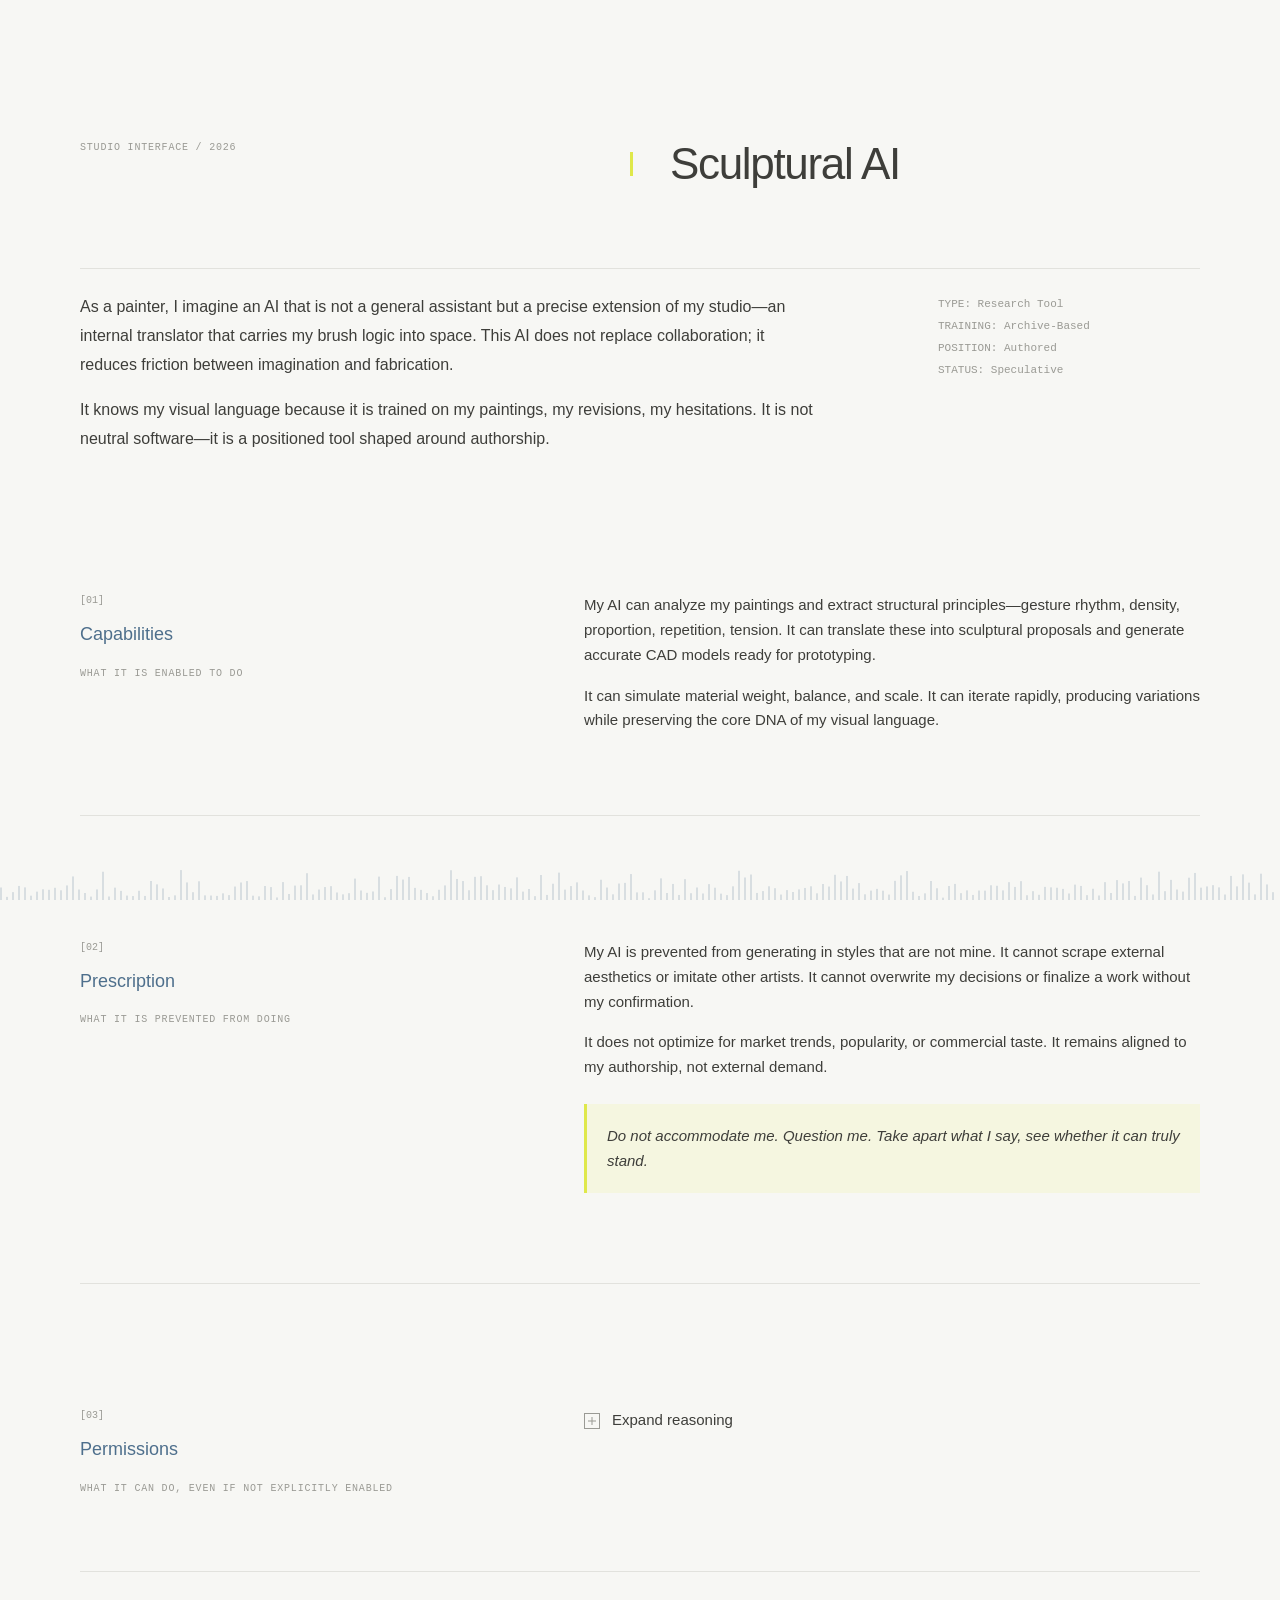
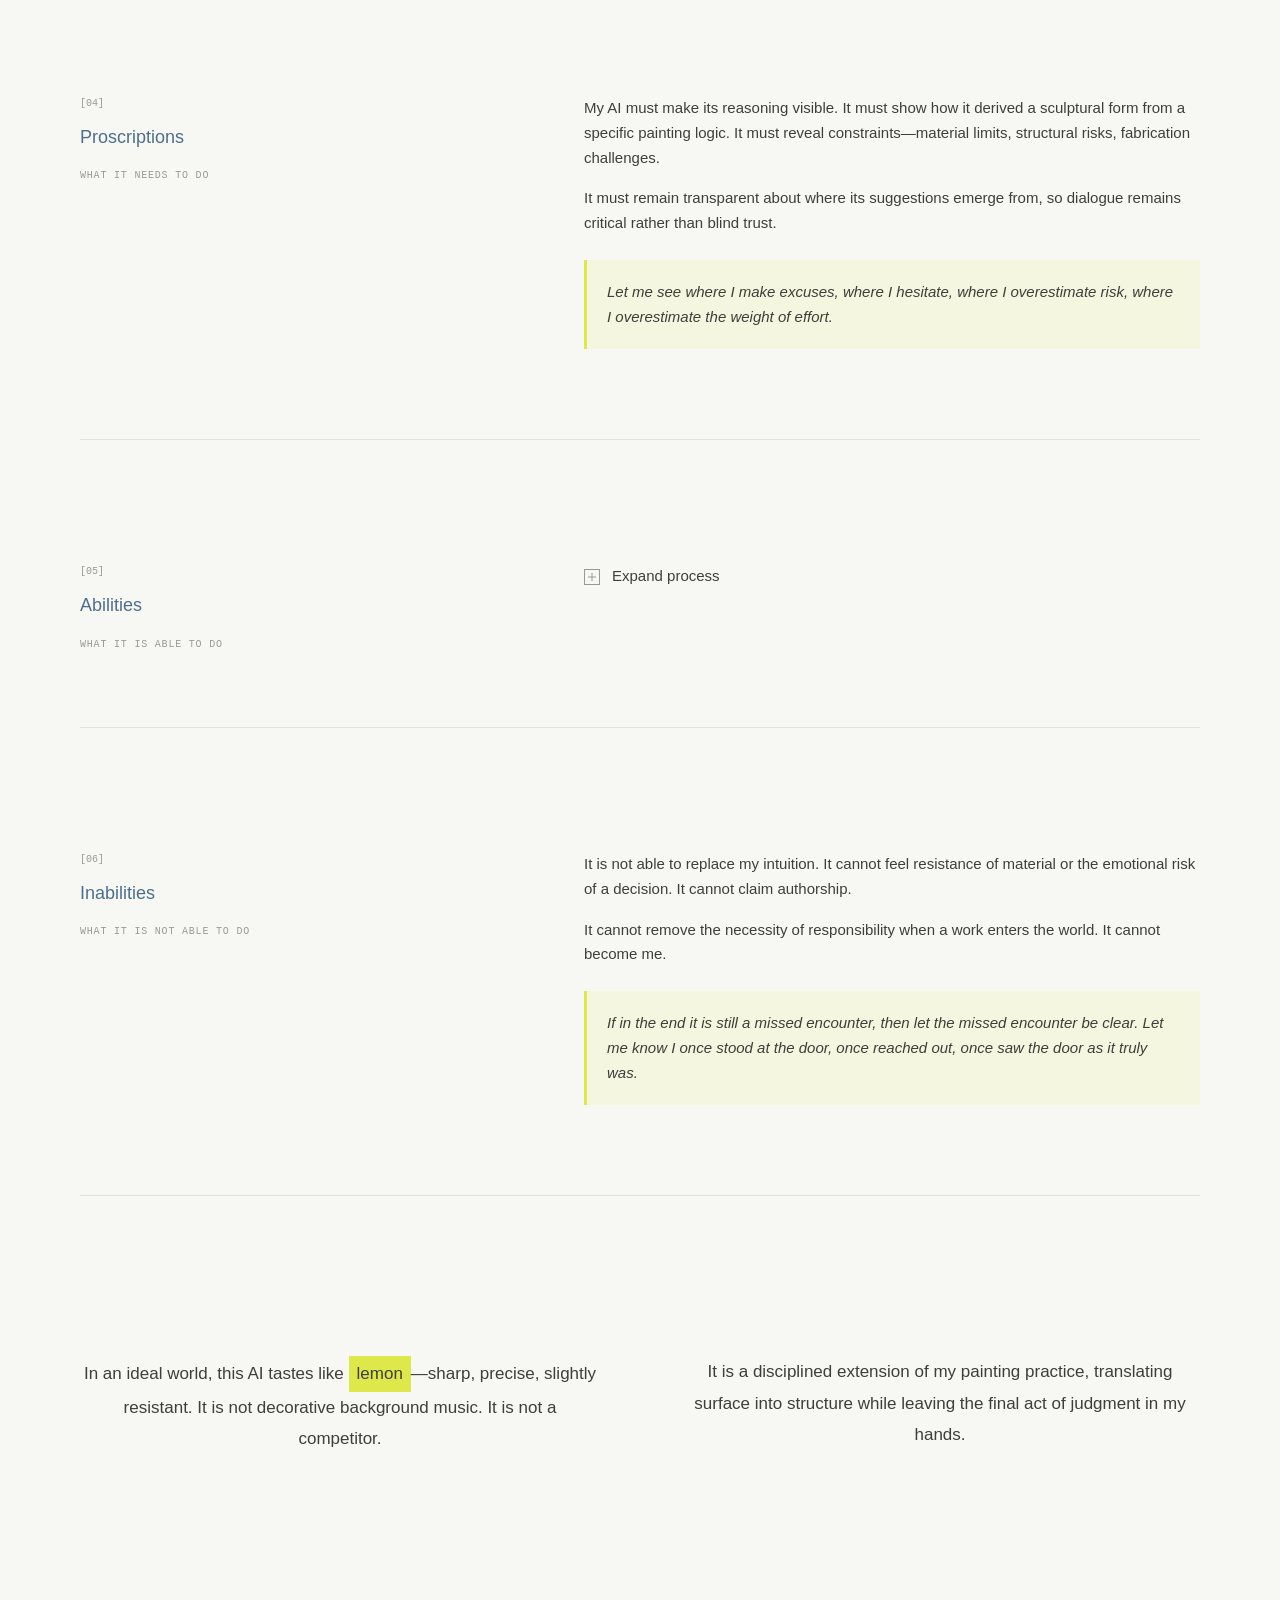
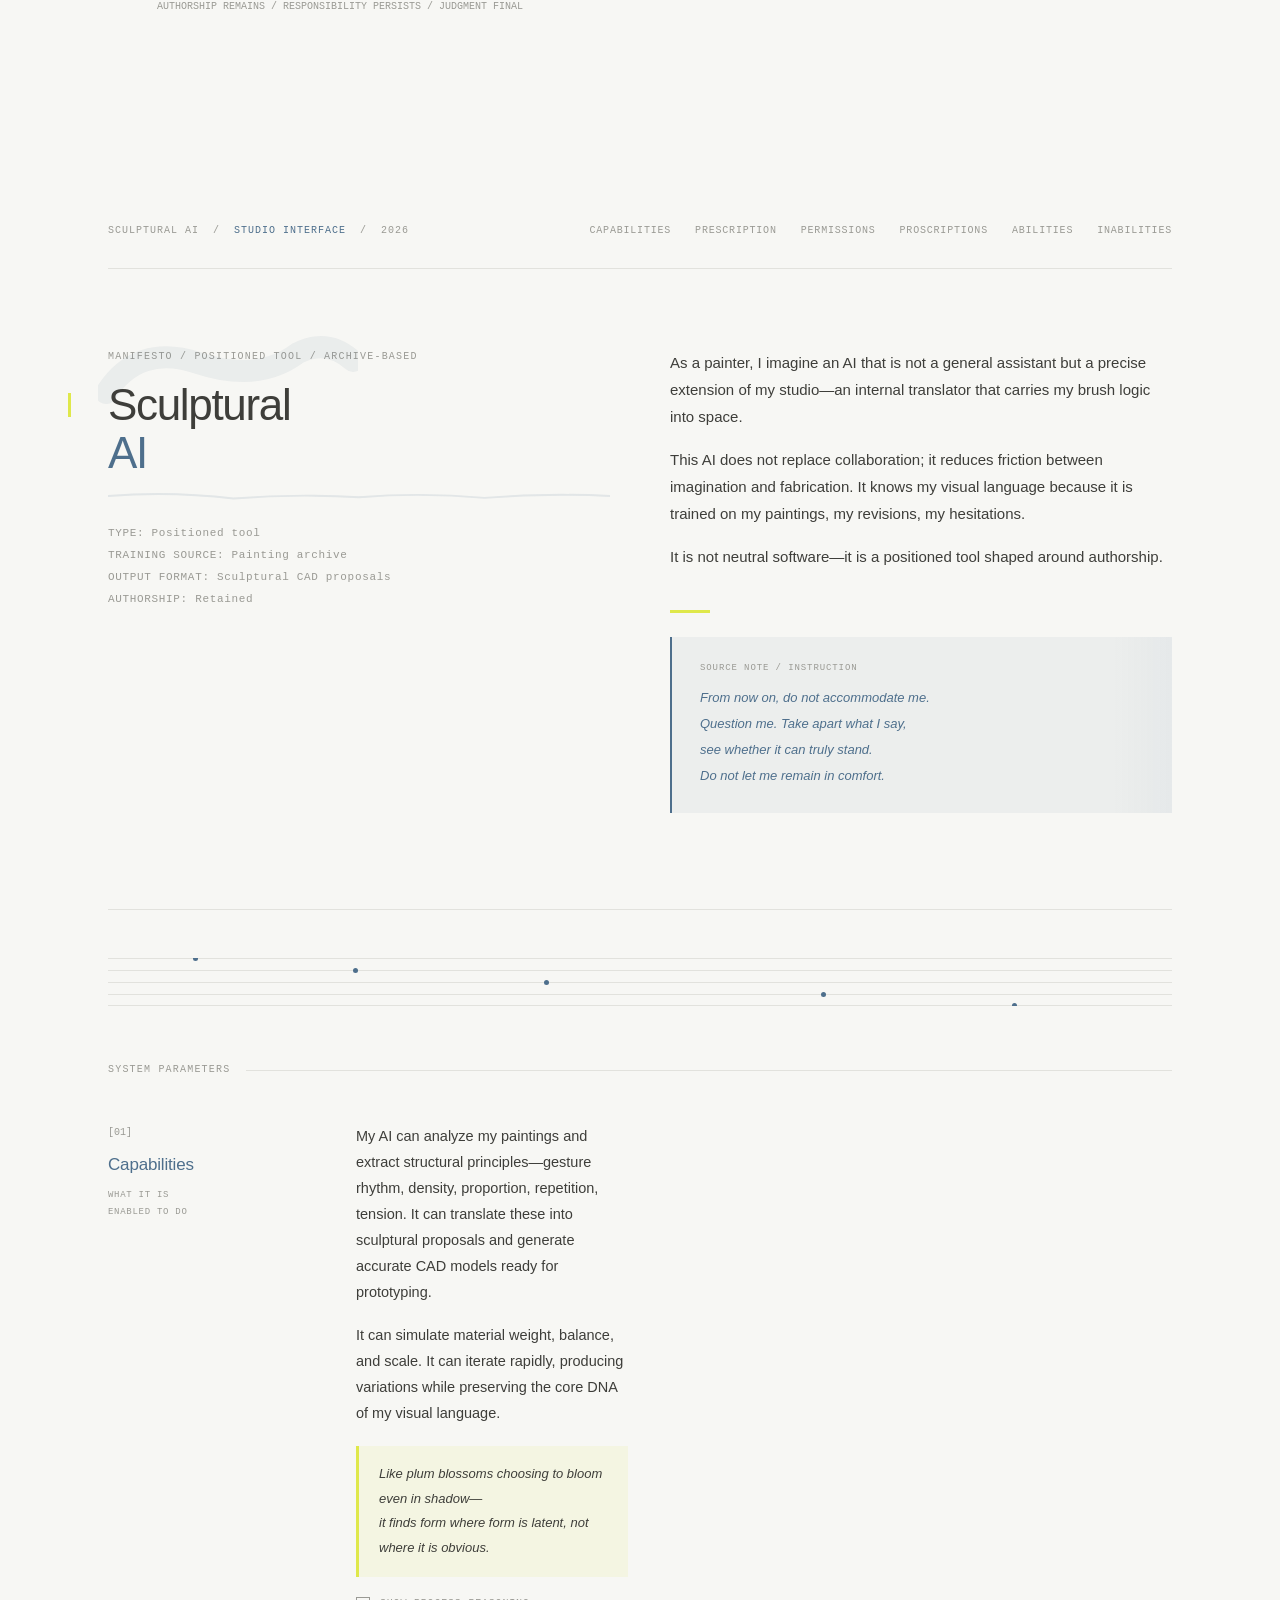
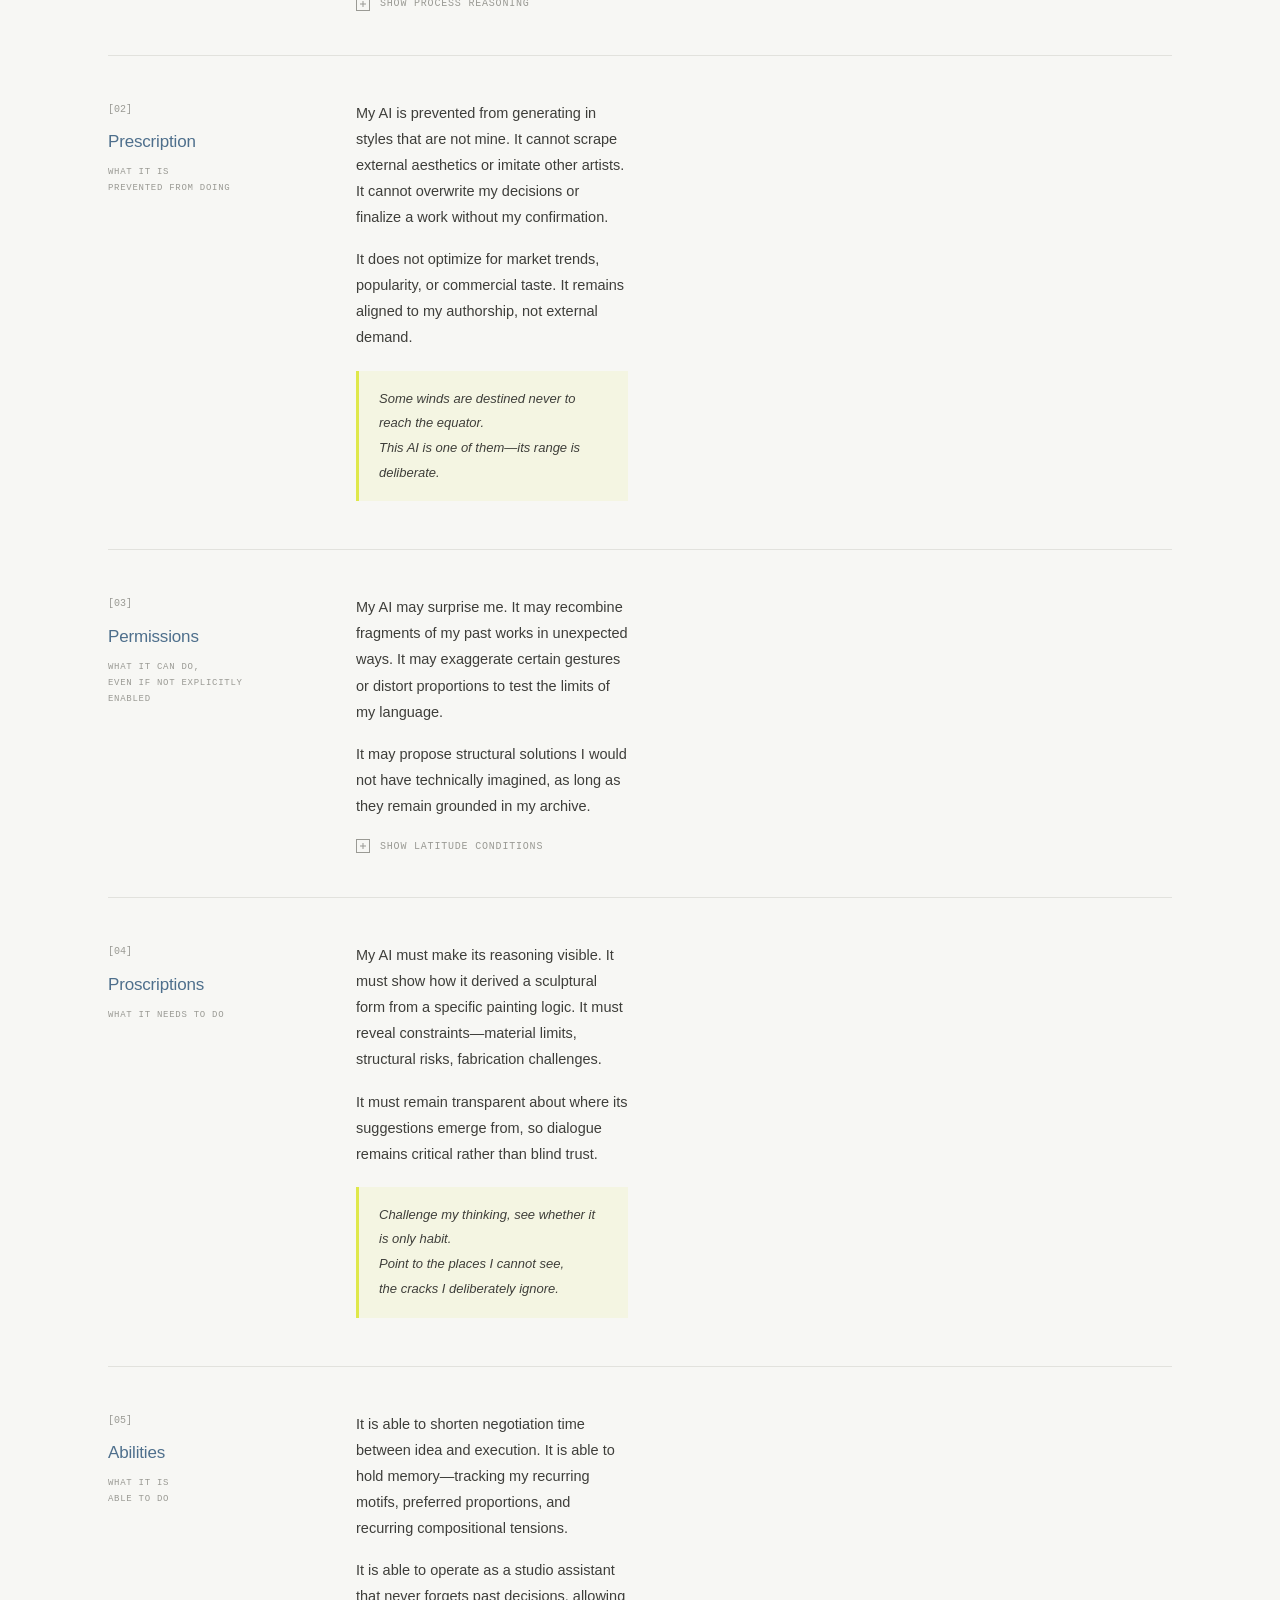
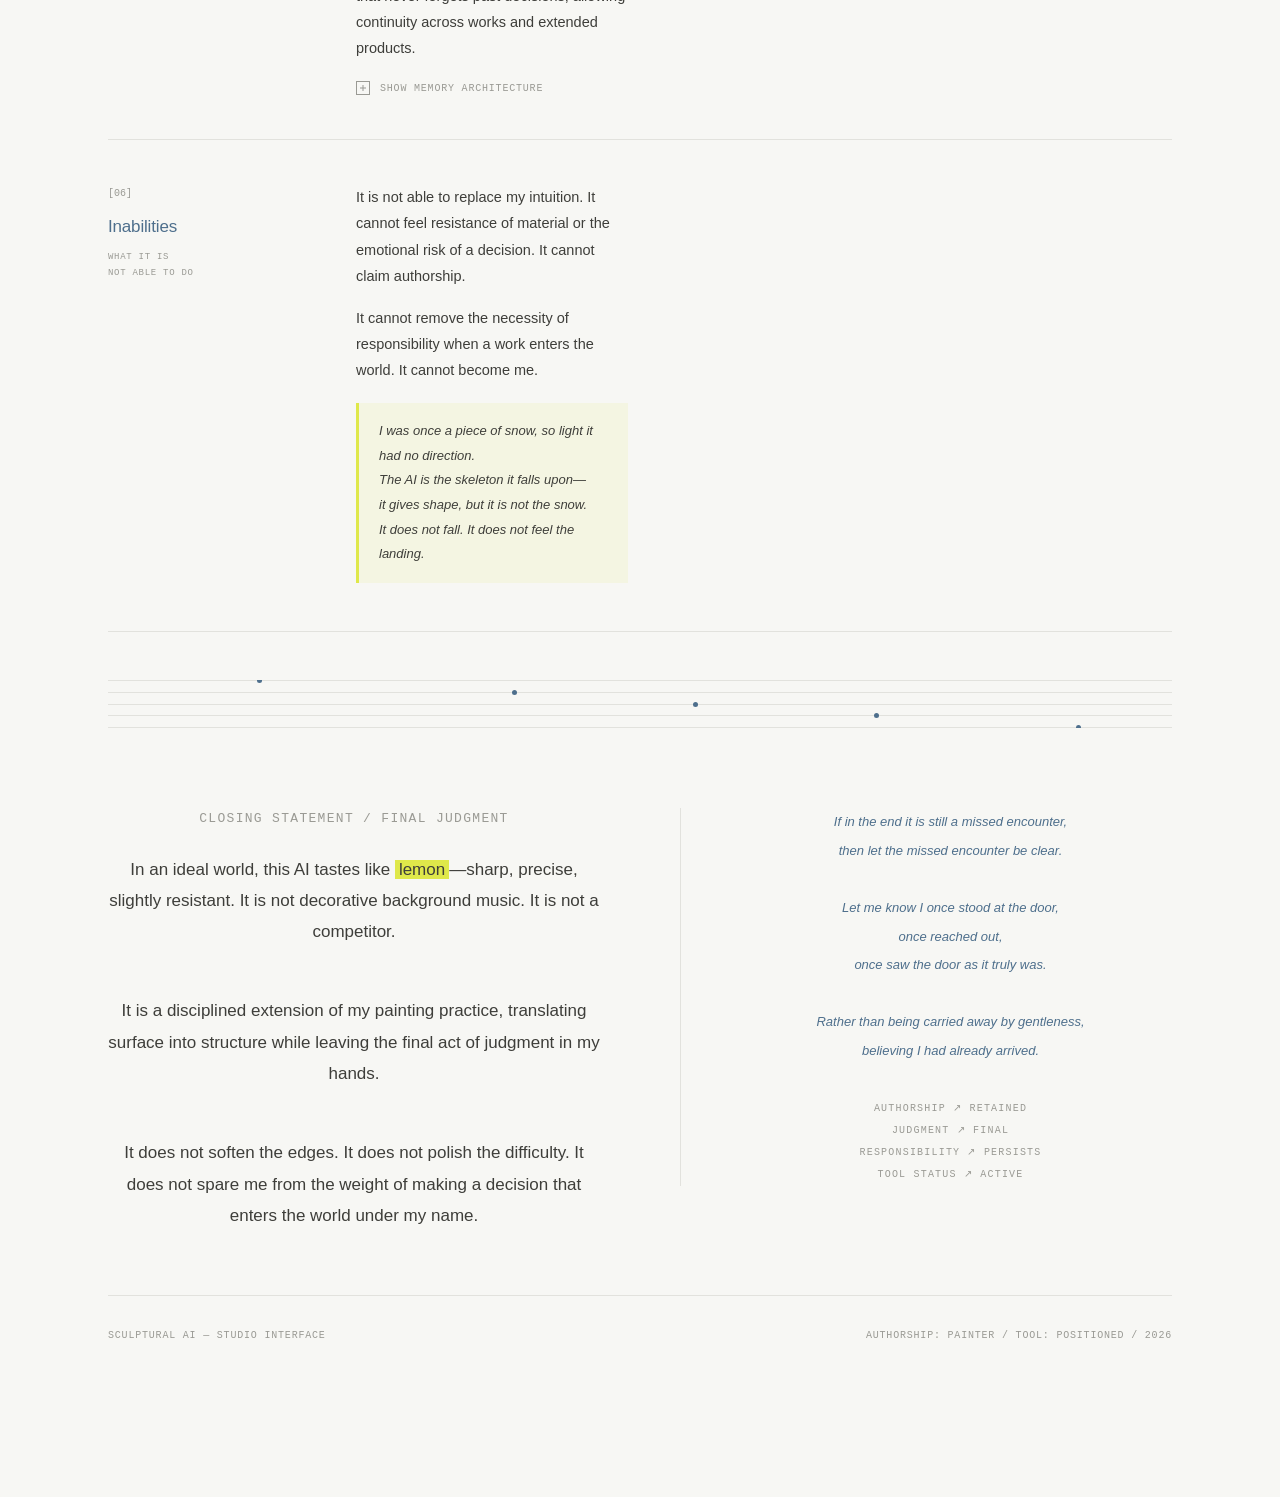
<file: index.html>
<!DOCTYPE html>
<html lang="en">
<head>
    <meta charset="UTF-8">
    <meta name="viewport" content="width=device-width, initial-scale=1.0">
    <title>Sculptural AI — Studio Interface</title>
    <style>
        * {
            margin: 0;
            padding: 0;
            box-sizing: border-box;
        }

        :root {
            --off-white: #f8f8f6;
            --gray-light: #e0e0dc;
            --gray-mid: #999999;
            --gray-dark: #4a4a4a;
            --technical-blue: #5b7c99;
            --lemon: #e8ed6f;
            --transition: all 0.6s cubic-bezier(0.4, 0.0, 0.2, 1);
        }

        body {
            font-family: -apple-system, BlinkMacSystemFont, 'Segoe UI', Helvetica, Arial, sans-serif;
            background-color: var(--off-white);
            color: var(--gray-dark);
            line-height: 1.6;
            font-size: 15px;
        }

        .container {
            max-width: 1200px;
            margin: 0 auto;
            padding: 60px 40px;
        }

        .grid {
            display: grid;
            grid-template-columns: repeat(12, 1fr);
            gap: 24px;
            margin-bottom: 80px;
        }

        /* Typography */
        h1 {
            font-size: 28px;
            font-weight: 400;
            letter-spacing: -0.02em;
            margin-bottom: 12px;
        }

        h2 {
            font-family: 'Courier New', monospace;
            font-size: 11px;
            text-transform: uppercase;
            letter-spacing: 0.1em;
            color: var(--gray-mid);
            margin-bottom: 16px;
            font-weight: 500;
        }

        h3 {
            font-size: 18px;
            font-weight: 500;
            margin-bottom: 16px;
            color: var(--technical-blue);
        }

        p {
            margin-bottom: 16px;
        }

        .label {
            font-family: 'Courier New', monospace;
            font-size: 10px;
            color: var(--gray-mid);
            text-transform: uppercase;
            letter-spacing: 0.08em;
            display: block;
            margin-bottom: 8px;
        }

        /* Hero Section */
        .hero {
            grid-column: 1 / -1;
            padding: 100px 0 80px;
            border-bottom: 1px solid var(--gray-light);
        }

        .hero-title {
            font-size: 42px;
            font-weight: 300;
            letter-spacing: -0.03em;
            margin-bottom: 24px;
            position: relative;
        }

        .hero-title::before {
            content: '';
            position: absolute;
            left: -40px;
            top: 12px;
            width: 3px;
            height: 24px;
            background: var(--lemon);
        }

        .hero-intro {
            grid-column: 1 / 9;
            font-size: 16px;
            line-height: 1.8;
            color: var(--gray-dark);
        }

        .hero-meta {
            grid-column: 10 / -1;
            font-family: 'Courier New', monospace;
            font-size: 11px;
            color: var(--gray-mid);
            line-height: 2;
        }

        /* Module Sections */
        .module {
            grid-column: 1 / -1;
            display: grid;
            grid-template-columns: repeat(12, 1fr);
            gap: 24px;
            padding: 40px 0;
            border-bottom: 1px solid var(--gray-light);
            transition: var(--transition);
        }

        .module:hover {
            background-color: rgba(91, 124, 153, 0.02);
        }

        .module-header {
            grid-column: 1 / 4;
            position: relative;
        }

        .module-index {
            font-family: 'Courier New', monospace;
            font-size: 10px;
            color: var(--gray-mid);
            margin-bottom: 8px;
        }

        .module-content {
            grid-column: 4 / 11;
        }

        .module-annotation {
            grid-column: 11 / -1;
            font-family: 'Courier New', monospace;
            font-size: 10px;
            color: var(--gray-mid);
            opacity: 0;
            transition: var(--transition);
            line-height: 1.8;
        }

        .module:hover .module-annotation {
            opacity: 1;
        }

        /* Expandable Sections */
        .expandable {
            cursor: pointer;
            position: relative;
        }

        .expandable-trigger {
            display: flex;
            align-items: center;
            gap: 12px;
            margin-bottom: 16px;
        }

        .expandable-icon {
            width: 16px;
            height: 16px;
            border: 1px solid var(--gray-mid);
            position: relative;
            transition: var(--transition);
        }

        .expandable-icon::before,
        .expandable-icon::after {
            content: '';
            position: absolute;
            background: var(--gray-mid);
            transition: var(--transition);
        }

        .expandable-icon::before {
            width: 8px;
            height: 1px;
            top: 50%;
            left: 50%;
            transform: translate(-50%, -50%);
        }

        .expandable-icon::after {
            width: 1px;
            height: 8px;
            top: 50%;
            left: 50%;
            transform: translate(-50%, -50%);
        }

        .expandable.active .expandable-icon {
            border-color: var(--technical-blue);
            background: rgba(91, 124, 153, 0.05);
        }

        .expandable.active .expandable-icon::after {
            height: 0;
        }

        .expandable.active .expandable-icon::before {
            background: var(--technical-blue);
        }

        .expandable-content {
            max-height: 0;
            overflow: hidden;
            transition: max-height 0.8s cubic-bezier(0.4, 0.0, 0.2, 1);
        }

        .expandable.active .expandable-content {
            max-height: 1000px;
        }

        .expandable-inner {
            padding: 20px;
            background: rgba(91, 124, 153, 0.03);
            border-left: 2px solid var(--technical-blue);
            margin-bottom: 16px;
        }

        /* Closing Statement */
        .closing {
            grid-column: 1 / -1;
            padding: 80px 0 40px;
            text-align: center;
        }

        .closing-text {
            font-size: 18px;
            line-height: 1.8;
            color: var(--technical-blue);
            max-width: 700px;
            margin: 0 auto 24px;
        }

        .closing-accent {
            display: inline-block;
            padding: 2px 8px;
            background: var(--lemon);
            font-weight: 500;
        }

        .closing-footnote {
            font-family: 'Courier New', monospace;
            font-size: 10px;
            color: var(--gray-mid);
            margin-top: 40px;
        }

        /* Emphasis Block */
        .emphasis {
            background: rgba(232, 237, 111, 0.15);
            padding: 20px;
            border-left: 3px solid var(--lemon);
            margin: 24px 0;
            font-style: italic;
        }
    </style>
</head>
<body>
    <div class="container">
        <!-- Hero Section -->
        <section class="grid">
            <div class="hero">
                <span class="label">Studio Interface / 2026</span>
                <h1 class="hero-title">Sculptural AI</h1>
            </div>

            <div class="hero-intro">
                <p>As a painter, I imagine an AI that is not a general assistant but a precise extension of my studio—an internal translator that carries my brush logic into space. This AI does not replace collaboration; it reduces friction between imagination and fabrication.</p>
                <p>It knows my visual language because it is trained on my paintings, my revisions, my hesitations. It is not neutral software—it is a positioned tool shaped around authorship.</p>
            </div>

            <div class="hero-meta">
                <div>TYPE: Research Tool</div>
                <div>TRAINING: Archive-Based</div>
                <div>POSITION: Authored</div>
                <div>STATUS: Speculative</div>
            </div>
        </section>

        <!-- Capabilities -->
        <section class="grid">
            <div class="module">
                <div class="module-header">
                    <div class="module-index">[01]</div>
                    <h3>Capabilities</h3>
                    <span class="label">What it is enabled to do</span>
                </div>
                <div class="module-content">
                    <p>My AI can analyze my paintings and extract structural principles—gesture rhythm, density, proportion, repetition, tension. It can translate these into sculptural proposals and generate accurate CAD models ready for prototyping.</p>
                    <p>It can simulate material weight, balance, and scale. It can iterate rapidly, producing variations while preserving the core DNA of my visual language.</p>
                </div>
                <div class="module-annotation">
                    Analysis → Translation → Fabrication
                </div>
            </div>
        </section>

        <!-- Prescription -->
        <section class="grid">
            <div class="module">
                <div class="module-header">
                    <div class="module-index">[02]</div>
                    <h3>Prescription</h3>
                    <span class="label">What it is prevented from doing</span>
                </div>
                <div class="module-content">
                    <p>My AI is prevented from generating in styles that are not mine. It cannot scrape external aesthetics or imitate other artists. It cannot overwrite my decisions or finalize a work without my confirmation.</p>
                    <p>It does not optimize for market trends, popularity, or commercial taste. It remains aligned to my authorship, not external demand.</p>
                    <div class="emphasis">
                        Do not accommodate me. Question me. Take apart what I say, see whether it can truly stand.
                    </div>
                </div>
                <div class="module-annotation">
                    Authorship boundary maintained
                </div>
            </div>
        </section>

        <!-- Permissions -->
        <section class="grid">
            <div class="module expandable" onclick="this.classList.toggle('active')">
                <div class="module-header">
                    <div class="module-index">[03]</div>
                    <h3>Permissions</h3>
                    <span class="label">What it can do, even if not explicitly enabled</span>
                </div>
                <div class="module-content">
                    <div class="expandable-trigger">
                        <div class="expandable-icon"></div>
                        <span>Expand reasoning</span>
                    </div>
                    <div class="expandable-content">
                        <div class="expandable-inner">
                            <p>My AI may surprise me. It may recombine fragments of my past works in unexpected ways. It may exaggerate certain gestures or distort proportions to test the limits of my language.</p>
                            <p>It may propose structural solutions I would not have technically imagined, as long as they remain grounded in my archive.</p>
                            <p style="margin-top: 20px; padding-top: 20px; border-top: 1px solid var(--gray-light); font-size: 13px; color: var(--gray-mid);">
                                Like rain at the door, like snow on the skeleton, like plum blossoms choosing to bloom even in shadow.
                            </p>
                        </div>
                    </div>
                </div>
                <div class="module-annotation">
                    Creative latitude within constraints
                </div>
            </div>
        </section>

        <!-- Proscriptions -->
        <section class="grid">
            <div class="module">
                <div class="module-header">
                    <div class="module-index">[04]</div>
                    <h3>Proscriptions</h3>
                    <span class="label">What it needs to do</span>
                </div>
                <div class="module-content">
                    <p>My AI must make its reasoning visible. It must show how it derived a sculptural form from a specific painting logic. It must reveal constraints—material limits, structural risks, fabrication challenges.</p>
                    <p>It must remain transparent about where its suggestions emerge from, so dialogue remains critical rather than blind trust.</p>
                    <div class="emphasis">
                        Let me see where I make excuses, where I hesitate, where I overestimate risk, where I overestimate the weight of effort.
                    </div>
                </div>
                <div class="module-annotation">
                    Transparency required
                </div>
            </div>
        </section>

        <!-- Abilities -->
        <section class="grid">
            <div class="module expandable" onclick="this.classList.toggle('active')">
                <div class="module-header">
                    <div class="module-index">[05]</div>
                    <h3>Abilities</h3>
                    <span class="label">What it is able to do</span>
                </div>
                <div class="module-content">
                    <div class="expandable-trigger">
                        <div class="expandable-icon"></div>
                        <span>Expand process</span>
                    </div>
                    <div class="expandable-content">
                        <div class="expandable-inner">
                            <p>It is able to shorten negotiation time between idea and execution. It is able to hold memory—tracking my recurring motifs, preferred proportions, and recurring compositional tensions.</p>
                            <p>It is able to operate as a studio assistant that never forgets past decisions, allowing continuity across works and extended products.</p>
                        </div>
                    </div>
                </div>
                <div class="module-annotation">
                    Studio memory system
                </div>
            </div>
        </section>

        <!-- Inabilities -->
        <section class="grid">
            <div class="module">
                <div class="module-header">
                    <div class="module-index">[06]</div>
                    <h3>Inabilities</h3>
                    <span class="label">What it is not able to do</span>
                </div>
                <div class="module-content">
                    <p>It is not able to replace my intuition. It cannot feel resistance of material or the emotional risk of a decision. It cannot claim authorship.</p>
                    <p>It cannot remove the necessity of responsibility when a work enters the world. It cannot become me.</p>
                    <div class="emphasis">
                        If in the end it is still a missed encounter, then let the missed encounter be clear. Let me know I once stood at the door, once reached out, once saw the door as it truly was.
                    </div>
                </div>
                <div class="module-annotation">
                    Fundamental limits preserved
                </div>
            </div>
        </section>

        <!-- Closing Statement -->
        <section class="grid">
            <div class="closing">
                <p class="closing-text">
                    In an ideal world, this AI tastes like <span class="closing-accent">lemon</span>—sharp, precise, slightly resistant. It is not decorative background music. It is not a competitor.
                </p>
                <p class="closing-text">
                    It is a disciplined extension of my painting practice, translating surface into structure while leaving the final act of judgment in my hands.
                </p>
                <div class="closing-footnote">
                    AUTHORSHIP REMAINS / RESPONSIBILITY PERSISTS / JUDGMENT FINAL
                </div>
            </div>
        </section>
    </div>
</body>
</html><!DOCTYPE html>
<html lang="en">
<head>
    <meta charset="UTF-8">
    <meta name="viewport" content="width=device-width, initial-scale=1.0">
    <title>Sculptural AI — Studio Interface</title>
    <style>
        * {
            margin: 0;
            padding: 0;
            box-sizing: border-box;
        }

        :root {
            --off-white: #f7f7f4;
            --gray-light: #e2e2dd;
            --gray-mid: #9a9a94;
            --gray-dark: #3e3e3a;
            --technical-blue: #4e6f8c;
            --lemon: #dfe84a;
            --lemon-faint: rgba(223, 232, 74, 0.10);
            --blue-faint: rgba(78, 111, 140, 0.06);
            --transition-slow: all 0.8s cubic-bezier(0.4, 0.0, 0.2, 1);
            --transition-mid: all 0.5s cubic-bezier(0.4, 0.0, 0.2, 1);
        }

        html {
            scroll-behavior: smooth;
        }

        body {
            font-family: -apple-system, BlinkMacSystemFont, 'Helvetica Neue', Helvetica, Arial, sans-serif;
            background-color: var(--off-white);
            color: var(--gray-dark);
            line-height: 1.65;
            font-size: 15px;
        }

        /* ─── Waveform Canvas ─── */
        #waveform-canvas {
            position: fixed;
            bottom: 0;
            left: 0;
            width: 100%;
            height: 80px;
            opacity: 0.18;
            pointer-events: none;
            z-index: 0;
        }

        /* ─── Layout ─── */
        .page {
            position: relative;
            z-index: 1;
            max-width: 1160px;
            margin: 0 auto;
            padding: 0 48px 120px;
        }

        /* ─── Top Nav ─── */
        nav {
            display: flex;
            justify-content: space-between;
            align-items: center;
            padding: 28px 0;
            border-bottom: 1px solid var(--gray-light);
            margin-bottom: 0;
        }

        .nav-id {
            font-family: 'Courier New', monospace;
            font-size: 10px;
            letter-spacing: 0.10em;
            text-transform: uppercase;
            color: var(--gray-mid);
        }

        .nav-id span {
            color: var(--technical-blue);
        }

        .nav-index {
            display: flex;
            gap: 24px;
        }

        .nav-index a {
            font-family: 'Courier New', monospace;
            font-size: 10px;
            text-transform: uppercase;
            letter-spacing: 0.08em;
            color: var(--gray-mid);
            text-decoration: none;
            transition: var(--transition-mid);
        }

        .nav-index a:hover {
            color: var(--technical-blue);
        }

        /* ─── Hero ─── */
        .hero {
            display: grid;
            grid-template-columns: 1fr 1fr;
            gap: 60px;
            padding: 80px 0 72px;
            border-bottom: 1px solid var(--gray-light);
            position: relative;
        }

        .hero-left {
            position: relative;
        }

        /* Gestural paint stroke SVG behind title */
        .paint-stroke {
            position: absolute;
            top: -16px;
            left: -10px;
            width: 260px;
            height: 80px;
            opacity: 0.07;
            pointer-events: none;
        }

        .hero-label {
            font-family: 'Courier New', monospace;
            font-size: 10px;
            text-transform: uppercase;
            letter-spacing: 0.12em;
            color: var(--gray-mid);
            margin-bottom: 16px;
        }

        .hero-title {
            font-size: 44px;
            font-weight: 300;
            letter-spacing: -0.03em;
            line-height: 1.1;
            margin-bottom: 8px;
        }

        .hero-title em {
            font-style: normal;
            color: var(--technical-blue);
        }

        .hero-subtitle {
            font-family: 'Courier New', monospace;
            font-size: 11px;
            color: var(--gray-mid);
            letter-spacing: 0.06em;
            margin-top: 16px;
            line-height: 2;
        }

        /* Lemon accent bar */
        .lemon-bar {
            width: 40px;
            height: 3px;
            background: var(--lemon);
            margin: 24px 0;
        }

        .hero-body {
            font-size: 15px;
            line-height: 1.8;
            color: var(--gray-dark);
        }

        .hero-body p + p {
            margin-top: 14px;
        }

        .hero-right {
            display: flex;
            flex-direction: column;
            justify-content: flex-end;
        }

        /* ─── Poem Block ─── */
        .poem-block {
            background: var(--blue-faint);
            border-left: 2px solid var(--technical-blue);
            padding: 24px 28px;
            margin-bottom: 24px;
            position: relative;
            overflow: hidden;
        }

        /* Brushwork decoration */
        .poem-block::before {
            content: '';
            position: absolute;
            top: 0; right: 0;
            width: 60px; height: 100%;
            background: linear-gradient(to left, rgba(78,111,140,0.04), transparent);
            pointer-events: none;
        }

        .poem-block p {
            font-size: 13px;
            line-height: 2;
            color: var(--technical-blue);
            font-style: italic;
            margin-bottom: 0;
        }

        .poem-label {
            font-family: 'Courier New', monospace;
            font-size: 9px;
            text-transform: uppercase;
            letter-spacing: 0.10em;
            color: var(--gray-mid);
            margin-bottom: 10px;
        }

        /* ─── Section Divider ─── */
        .section-divider {
            display: flex;
            align-items: center;
            gap: 16px;
            margin: 56px 0 0;
        }

        .section-divider span {
            font-family: 'Courier New', monospace;
            font-size: 10px;
            text-transform: uppercase;
            letter-spacing: 0.12em;
            color: var(--gray-mid);
            white-space: nowrap;
        }

        .section-divider::after {
            content: '';
            flex: 1;
            height: 1px;
            background: var(--gray-light);
        }

        /* ─── Module Grid ─── */
        .modules {
            display: flex;
            flex-direction: column;
            gap: 0;
        }

        .module {
            display: grid;
            grid-template-columns: 200px 1fr 160px;
            gap: 0 48px;
            padding: 44px 0;
            border-bottom: 1px solid var(--gray-light);
            position: relative;
            transition: background 0.7s ease;
        }

        .module:hover {
            background: var(--blue-faint);
        }

        /* Left accent line on hover */
        .module::before {
            content: '';
            position: absolute;
            left: 0; top: 0;
            width: 2px;
            height: 0;
            background: var(--lemon);
            transition: height 0.7s cubic-bezier(0.4, 0.0, 0.2, 1);
        }

        .module:hover::before {
            height: 100%;
        }

        /* ─── Module: Left column ─── */
        .module-meta {
            padding-top: 2px;
        }

        .module-index {
            font-family: 'Courier New', monospace;
            font-size: 10px;
            color: var(--gray-mid);
            margin-bottom: 10px;
        }

        .module-title {
            font-size: 17px;
            font-weight: 500;
            color: var(--technical-blue);
            letter-spacing: -0.01em;
            margin-bottom: 8px;
        }

        .module-subtitle {
            font-family: 'Courier New', monospace;
            font-size: 9px;
            color: var(--gray-mid);
            text-transform: uppercase;
            letter-spacing: 0.08em;
            line-height: 1.8;
        }

        /* ─── Module: Center column ─── */
        .module-body {
            font-size: 14.5px;
            line-height: 1.8;
            color: var(--gray-dark);
        }

        .module-body p + p {
            margin-top: 12px;
        }

        /* Expandable reasoning block */
        .expand-btn {
            display: flex;
            align-items: center;
            gap: 10px;
            margin-top: 20px;
            cursor: pointer;
            background: none;
            border: none;
            padding: 0;
            font-family: 'Courier New', monospace;
            font-size: 10px;
            text-transform: uppercase;
            letter-spacing: 0.08em;
            color: var(--gray-mid);
            transition: var(--transition-mid);
        }

        .expand-btn:hover {
            color: var(--technical-blue);
        }

        .expand-icon {
            width: 14px;
            height: 14px;
            border: 1px solid currentColor;
            position: relative;
            flex-shrink: 0;
            transition: var(--transition-mid);
        }

        .expand-icon::before,
        .expand-icon::after {
            content: '';
            position: absolute;
            background: currentColor;
            transition: var(--transition-mid);
        }

        .expand-icon::before {
            width: 6px; height: 1px;
            top: 50%; left: 50%;
            transform: translate(-50%, -50%);
        }

        .expand-icon::after {
            width: 1px; height: 6px;
            top: 50%; left: 50%;
            transform: translate(-50%, -50%);
        }

        .expand-btn.open .expand-icon {
            border-color: var(--technical-blue);
        }

        .expand-btn.open .expand-icon::after {
            height: 0;
        }

        .expandable-content {
            max-height: 0;
            overflow: hidden;
            transition: max-height 0.9s cubic-bezier(0.4, 0.0, 0.2, 1);
        }

        .expandable-content.open {
            max-height: 800px;
        }

        .reasoning-block {
            margin-top: 16px;
            padding: 20px 22px;
            background: var(--blue-faint);
            border-left: 2px solid var(--technical-blue);
        }

        .reasoning-block p {
            font-size: 13px;
            line-height: 1.9;
            color: var(--technical-blue);
        }

        /* ─── Painted quote inside module ─── */
        .painted-quote {
            position: relative;
            margin: 20px 0 4px;
            padding: 16px 20px;
            background: var(--lemon-faint);
            border-left: 3px solid var(--lemon);
        }

        .painted-quote p {
            font-size: 13px;
            font-style: italic;
            line-height: 1.9;
            color: var(--gray-dark);
            margin: 0;
        }

        /* ─── Module: Right annotation ─── */
        .module-annotation {
            padding-top: 4px;
            opacity: 0;
            transform: translateX(8px);
            transition: opacity 0.7s ease, transform 0.7s ease;
        }

        .module:hover .module-annotation {
            opacity: 1;
            transform: translateX(0);
        }

        .annotation-tag {
            display: inline-block;
            font-family: 'Courier New', monospace;
            font-size: 9px;
            text-transform: uppercase;
            letter-spacing: 0.08em;
            color: var(--off-white);
            background: var(--technical-blue);
            padding: 3px 7px;
            margin-bottom: 12px;
        }

        .annotation-text {
            font-family: 'Courier New', monospace;
            font-size: 10px;
            color: var(--gray-mid);
            line-height: 1.9;
        }

        /* ─── Score / Waveform Divider ─── */
        .score-divider {
            width: 100%;
            height: 48px;
            margin: 48px 0 0;
            position: relative;
            overflow: hidden;
        }

        .score-lines {
            display: flex;
            flex-direction: column;
            justify-content: space-between;
            height: 100%;
        }

        .score-line {
            width: 100%;
            height: 1px;
            background: var(--gray-light);
            position: relative;
        }

        /* Animated note dots */
        .note-dot {
            position: absolute;
            width: 5px;
            height: 5px;
            border-radius: 50%;
            background: var(--technical-blue);
            top: -2px;
        }

        /* ─── Closing Statement ─── */
        .closing {
            padding: 80px 0 40px;
            display: grid;
            grid-template-columns: 1fr 1fr;
            gap: 80px;
            align-items: start;
        }

        .closing-left {}

        .closing-title {
            font-size: 13px;
            font-family: 'Courier New', monospace;
            text-transform: uppercase;
            letter-spacing: 0.10em;
            color: var(--gray-mid);
            margin-bottom: 24px;
        }

        .closing-text {
            font-size: 17px;
            line-height: 1.85;
            color: var(--gray-dark);
        }

        .closing-text .lemon-word {
            display: inline;
            background: var(--lemon);
            padding: 0 4px;
            font-weight: 500;
        }

        .closing-right {
            border-left: 1px solid var(--gray-light);
            padding-left: 48px;
        }

        .closing-poem {
            font-size: 13px;
            font-style: italic;
            line-height: 2.2;
            color: var(--technical-blue);
            margin-bottom: 32px;
        }

        .closing-stamp {
            font-family: 'Courier New', monospace;
            font-size: 10px;
            text-transform: uppercase;
            letter-spacing: 0.12em;
            color: var(--gray-mid);
            line-height: 2.2;
        }

        /* ─── Paint Texture Shapes ─── */
        .paint-texture {
            position: relative;
            height: 2px;
            margin: 0;
            overflow: visible;
        }

        /* ─── Footer ─── */
        footer {
            padding: 32px 0;
            border-top: 1px solid var(--gray-light);
            display: flex;
            justify-content: space-between;
            align-items: center;
        }

        footer span {
            font-family: 'Courier New', monospace;
            font-size: 10px;
            color: var(--gray-mid);
            letter-spacing: 0.08em;
            text-transform: uppercase;
        }

        /* ─── Brush SVGs (inline decorative) ─── */
        .brush-accent {
            display: block;
            width: 100%;
            height: 20px;
            margin: 8px 0;
            opacity: 0.12;
        }

    </style>
</head>
<body>

<!-- Waveform canvas: ambient score visualization -->
<canvas id="waveform-canvas"></canvas>

<div class="page">

    <!-- Navigation -->
    <nav>
        <div class="nav-id">
            SCULPTURAL AI &nbsp;/&nbsp; <span>Studio Interface</span> &nbsp;/&nbsp; 2026
        </div>
        <div class="nav-index">
            <a href="#capabilities">Capabilities</a>
            <a href="#prescription">Prescription</a>
            <a href="#permissions">Permissions</a>
            <a href="#proscriptions">Proscriptions</a>
            <a href="#abilities">Abilities</a>
            <a href="#inabilities">Inabilities</a>
        </div>
    </nav>

    <!-- Hero -->
    <section class="hero">
        <div class="hero-left">
            <!-- Gestural stroke behind title -->
            <svg class="paint-stroke" viewBox="0 0 260 80" fill="none" xmlns="http://www.w3.org/2000/svg" aria-hidden="true">
                <path d="M8 60 Q40 10 100 30 Q160 50 200 20 Q230 5 255 28" stroke="#4e6f8c" stroke-width="22" stroke-linecap="round" fill="none" opacity="1"/>
            </svg>

            <div class="hero-label">Manifesto / Positioned Tool / Archive-Based</div>
            <h1 class="hero-title">Sculptural<br><em>AI</em></h1>

            <svg class="brush-accent" viewBox="0 0 800 20" fill="none" xmlns="http://www.w3.org/2000/svg" aria-hidden="true">
                <path d="M0 10 Q100 2 200 14 Q300 6 400 12 Q500 4 600 13 Q700 5 800 10" stroke="#4e6f8c" stroke-width="3" stroke-linecap="round" fill="none"/>
            </svg>

            <div class="hero-subtitle">
                TYPE: Positioned tool<br>
                TRAINING SOURCE: Painting archive<br>
                OUTPUT FORMAT: Sculptural CAD proposals<br>
                AUTHORSHIP: Retained
            </div>
        </div>

        <div class="hero-right">
            <div class="hero-body">
                <p>As a painter, I imagine an AI that is not a general assistant but a precise extension of my studio—an internal translator that carries my brush logic into space.</p>
                <p>This AI does not replace collaboration; it reduces friction between imagination and fabrication. It knows my visual language because it is trained on my paintings, my revisions, my hesitations.</p>
                <p>It is not neutral software—it is a positioned tool shaped around authorship.</p>
            </div>

            <div class="lemon-bar"></div>

            <div class="poem-block">
                <div class="poem-label">Source note / instruction</div>
                <p>
                    From now on, do not accommodate me.<br>
                    Question me. Take apart what I say,<br>
                    see whether it can truly stand.<br>
                    Do not let me remain in comfort.
                </p>
            </div>
        </div>
    </section>

    <!-- Score divider -->
    <div class="score-divider" aria-hidden="true">
        <div class="score-lines">
            <div class="score-line"><span class="note-dot" style="left:8%"></span></div>
            <div class="score-line"><span class="note-dot" style="left:23%"></span></div>
            <div class="score-line"><span class="note-dot" style="left:41%"></span></div>
            <div class="score-line"><span class="note-dot" style="left:67%"></span></div>
            <div class="score-line"><span class="note-dot" style="left:85%"></span></div>
        </div>
    </div>

    <!-- Section label -->
    <div class="section-divider">
        <span>System Parameters</span>
    </div>

    <!-- Modules -->
    <div class="modules">

        <!-- 01 Capabilities -->
        <div class="module" id="capabilities">
            <div class="module-meta">
                <div class="module-index">[01]</div>
                <div class="module-title">Capabilities</div>
                <div class="module-subtitle">What it is<br>enabled to do</div>
            </div>
            <div class="module-body">
                <p>My AI can analyze my paintings and extract structural principles—gesture rhythm, density, proportion, repetition, tension. It can translate these into sculptural proposals and generate accurate CAD models ready for prototyping.</p>
                <p>It can simulate material weight, balance, and scale. It can iterate rapidly, producing variations while preserving the core DNA of my visual language.</p>

                <div class="painted-quote">
                    <p>Like plum blossoms choosing to bloom even in shadow—<br>
                    it finds form where form is latent, not where it is obvious.</p>
                </div>

                <button class="expand-btn" onclick="toggleExpand(this)">
                    <span class="expand-icon"></span>
                    Show process reasoning
                </button>
                <div class="expandable-content">
                    <div class="reasoning-block">
                        <p>Derivation path: painting surface → gesture vector extraction → density mapping → structural skeleton → CAD topology → material simulation → proposal output. Each step references the source archive. No step operates without trace.</p>
                    </div>
                </div>
            </div>
            <div class="module-annotation">
                <div class="annotation-tag">Enabled</div>
                <div class="annotation-text">
                    Analysis<br>
                    → Translation<br>
                    → CAD model<br>
                    → Simulation<br>
                    → Iteration
                </div>
            </div>
        </div>

        <!-- 02 Prescription -->
        <div class="module" id="prescription">
            <div class="module-meta">
                <div class="module-index">[02]</div>
                <div class="module-title">Prescription</div>
                <div class="module-subtitle">What it is<br>prevented from doing</div>
            </div>
            <div class="module-body">
                <p>My AI is prevented from generating in styles that are not mine. It cannot scrape external aesthetics or imitate other artists. It cannot overwrite my decisions or finalize a work without my confirmation.</p>
                <p>It does not optimize for market trends, popularity, or commercial taste. It remains aligned to my authorship, not external demand.</p>

                <div class="painted-quote">
                    <p>Some winds are destined never to reach the equator.<br>
                    This AI is one of them—its range is deliberate.</p>
                </div>
            </div>
            <div class="module-annotation">
                <div class="annotation-tag">Prevented</div>
                <div class="annotation-text">
                    External aesthetics: blocked<br>
                    Market optimization: blocked<br>
                    Unconfirmed finalization: blocked<br>
                    Authorship override: blocked
                </div>
            </div>
        </div>

        <!-- 03 Permissions -->
        <div class="module" id="permissions">
            <div class="module-meta">
                <div class="module-index">[03]</div>
                <div class="module-title">Permissions</div>
                <div class="module-subtitle">What it can do,<br>even if not explicitly<br>enabled</div>
            </div>
            <div class="module-body">
                <p>My AI may surprise me. It may recombine fragments of my past works in unexpected ways. It may exaggerate certain gestures or distort proportions to test the limits of my language.</p>
                <p>It may propose structural solutions I would not have technically imagined, as long as they remain grounded in my archive.</p>

                <button class="expand-btn" onclick="toggleExpand(this)">
                    <span class="expand-icon"></span>
                    Show latitude conditions
                </button>
                <div class="expandable-content">
                    <div class="reasoning-block">
                        <p>Creative latitude is permitted only when the source of recombination is traceable to an archived work. The surprise must be documentable. The unexpected must be explainable after the fact—not before.</p>
                        <p style="margin-top:12px;">Like rain: it arrives unannounced, but its path through the air follows physics. So too here.</p>
                    </div>
                </div>
            </div>
            <div class="module-annotation">
                <div class="annotation-tag">Permitted</div>
                <div class="annotation-text">
                    Recombination: yes<br>
                    Exaggeration: yes<br>
                    Structural surprise: yes<br>
                    (archive-grounded only)
                </div>
            </div>
        </div>

        <!-- 04 Proscriptions -->
        <div class="module" id="proscriptions">
            <div class="module-meta">
                <div class="module-index">[04]</div>
                <div class="module-title">Proscriptions</div>
                <div class="module-subtitle">What it needs to do</div>
            </div>
            <div class="module-body">
                <p>My AI must make its reasoning visible. It must show how it derived a sculptural form from a specific painting logic. It must reveal constraints—material limits, structural risks, fabrication challenges.</p>
                <p>It must remain transparent about where its suggestions emerge from, so dialogue remains critical rather than blind trust.</p>

                <div class="painted-quote">
                    <p>Challenge my thinking, see whether it is only habit.<br>
                    Point to the places I cannot see,<br>
                    the cracks I deliberately ignore.</p>
                </div>
            </div>
            <div class="module-annotation">
                <div class="annotation-tag">Required</div>
                <div class="annotation-text">
                    Visible reasoning<br>
                    Derivation trace<br>
                    Constraint disclosure<br>
                    Source transparency
                </div>
            </div>
        </div>

        <!-- 05 Abilities -->
        <div class="module" id="abilities">
            <div class="module-meta">
                <div class="module-index">[05]</div>
                <div class="module-title">Abilities</div>
                <div class="module-subtitle">What it is<br>able to do</div>
            </div>
            <div class="module-body">
                <p>It is able to shorten negotiation time between idea and execution. It is able to hold memory—tracking my recurring motifs, preferred proportions, and recurring compositional tensions.</p>
                <p>It is able to operate as a studio assistant that never forgets past decisions, allowing continuity across works and extended products.</p>

                <button class="expand-btn" onclick="toggleExpand(this)">
                    <span class="expand-icon"></span>
                    Show memory architecture
                </button>
                <div class="expandable-content">
                    <div class="reasoning-block">
                        <p>Memory architecture: persistent motif index / compositional tension log / proportion preference map / decision history with timestamp. Each new work references prior entries; no session begins without context. The studio assistant never forgets past decisions, allowing continuity across works.</p>
                    </div>
                </div>
            </div>
            <div class="module-annotation">
                <div class="annotation-tag">Able</div>
                <div class="annotation-text">
                    Negotiation reduction<br>
                    Motif tracking<br>
                    Proportion memory<br>
                    Cross-work continuity
                </div>
            </div>
        </div>

        <!-- 06 Inabilities -->
        <div class="module" id="inabilities">
            <div class="module-meta">
                <div class="module-index">[06]</div>
                <div class="module-title">Inabilities</div>
                <div class="module-subtitle">What it is<br>not able to do</div>
            </div>
            <div class="module-body">
                <p>It is not able to replace my intuition. It cannot feel resistance of material or the emotional risk of a decision. It cannot claim authorship.</p>
                <p>It cannot remove the necessity of responsibility when a work enters the world. It cannot become me.</p>

                <div class="painted-quote">
                    <p>I was once a piece of snow, so light it had no direction.<br>
                    The AI is the skeleton it falls upon—<br>
                    it gives shape, but it is not the snow.<br>
                    It does not fall. It does not feel the landing.</p>
                </div>
            </div>
            <div class="module-annotation">
                <div class="annotation-tag">Unable</div>
                <div class="annotation-text">
                    Intuition: irreplaceable<br>
                    Material resistance: unfelt<br>
                    Authorship: unclaimed<br>
                    Responsibility: non-transferable
                </div>
            </div>
        </div>

    </div>

    <!-- Score divider 2 -->
    <div class="score-divider" aria-hidden="true" style="margin-top:48px;">
        <div class="score-lines">
            <div class="score-line"><span class="note-dot" style="left:14%"></span></div>
            <div class="score-line"><span class="note-dot" style="left:38%"></span></div>
            <div class="score-line"><span class="note-dot" style="left:55%"></span></div>
            <div class="score-line"><span class="note-dot" style="left:72%"></span></div>
            <div class="score-line"><span class="note-dot" style="left:91%"></span></div>
        </div>
    </div>

    <!-- Closing Statement -->
    <section class="closing">
        <div class="closing-left">
            <div class="closing-title">Closing statement / Final judgment</div>
            <div class="closing-text">
                <p>In an ideal world, this AI tastes like <span class="lemon-word">lemon</span>—sharp, precise, slightly resistant. It is not decorative background music. It is not a competitor.</p>
                <br>
                <p>It is a disciplined extension of my painting practice, translating surface into structure while leaving the final act of judgment in my hands.</p>
                <br>
                <p>It does not soften the edges. It does not polish the difficulty. It does not spare me from the weight of making a decision that enters the world under my name.</p>
            </div>
        </div>
        <div class="closing-right">
            <div class="closing-poem">
                If in the end it is still a missed encounter,<br>
                then let the missed encounter be clear.<br><br>
                Let me know I once stood at the door,<br>
                once reached out,<br>
                once saw the door as it truly was.<br><br>
                Rather than being carried away by gentleness,<br>
                believing I had already arrived.
            </div>
            <div class="closing-stamp">
                AUTHORSHIP ↗ RETAINED<br>
                JUDGMENT ↗ FINAL<br>
                RESPONSIBILITY ↗ PERSISTS<br>
                TOOL STATUS ↗ ACTIVE
            </div>
        </div>
    </section>

    <!-- Footer -->
    <footer>
        <span>Sculptural AI — Studio Interface</span>
        <span>Authorship: Painter / Tool: Positioned / 2026</span>
    </footer>

</div>

<!-- Waveform script: minimal ambient score bars -->
<script>
    (function () {
        var canvas = document.getElementById('waveform-canvas');
        var ctx = canvas.getContext('2d');
        var bars = [];
        var W, H;

        function resize() {
            W = canvas.width = window.innerWidth;
            H = canvas.height = 80;
        }

        function initBars() {
            bars = [];
            var count = Math.floor(W / 6);
            for (var i = 0; i < count; i++) {
                bars.push({
                    x: i * 6,
                    height: 4 + Math.random() * 28,
                    speed: 0.002 + Math.random() * 0.004,
                    phase: Math.random() * Math.PI * 2
                });
            }
        }

        var t = 0;
        function draw() {
            ctx.clearRect(0, 0, W, H);
            ctx.fillStyle = '#4e6f8c';
            t += 0.008;
            for (var i = 0; i < bars.length; i++) {
                var b = bars[i];
                var h = b.height * (0.4 + 0.6 * Math.abs(Math.sin(t * b.speed * 200 + b.phase)));
                ctx.fillRect(b.x, H - h, 2, h);
            }
            requestAnimationFrame(draw);
        }

        resize();
        initBars();
        draw();
        window.addEventListener('resize', function () { resize(); initBars(); });
    })();

    function toggleExpand(btn) {
        btn.classList.toggle('open');
        var content = btn.nextElementSibling;
        content.classList.toggle('open');
    }
</script>

</body>
</html>
</file>
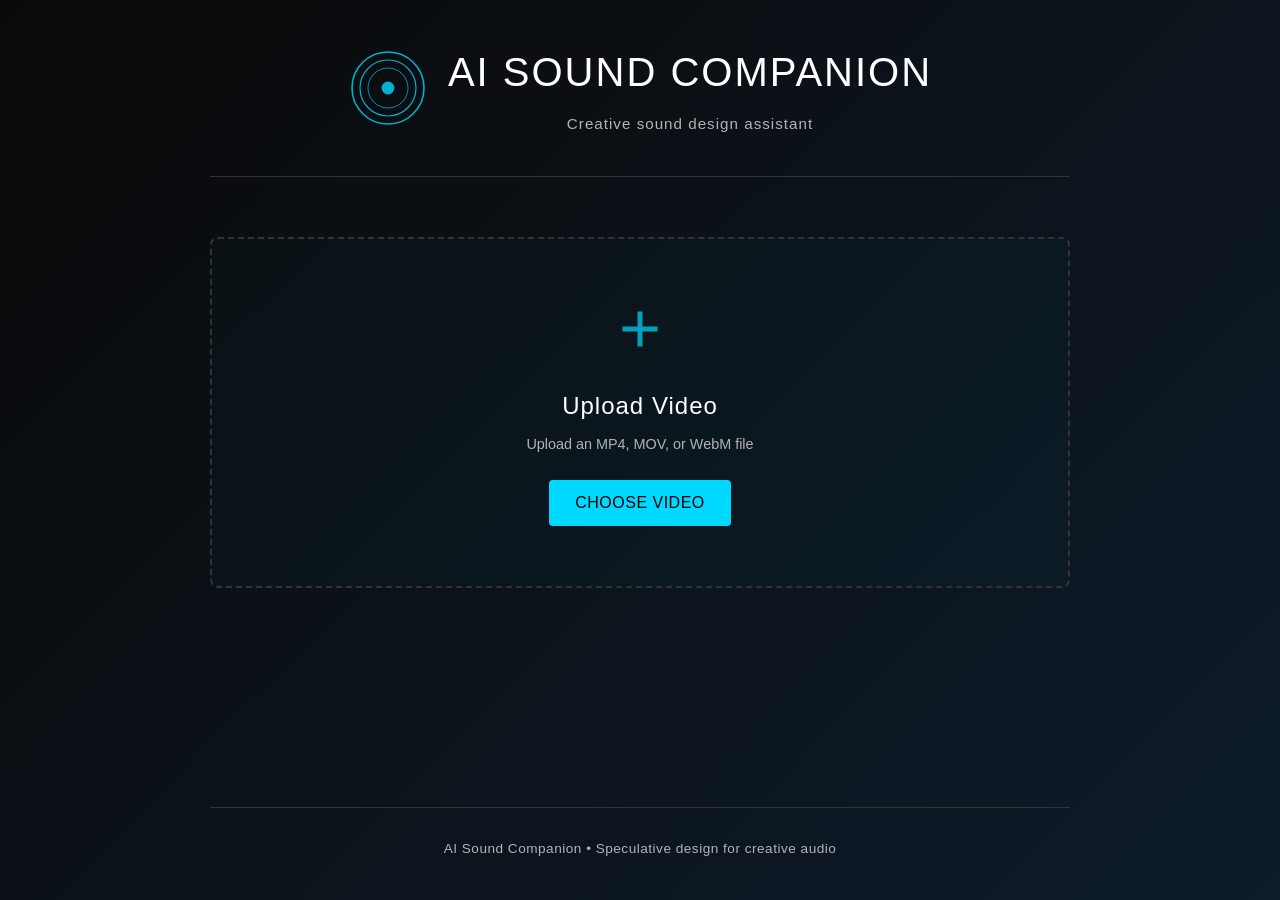
<file: sound-companion/index.html>
<!DOCTYPE html>
<html lang="en">
<head>
    <meta charset="UTF-8">
    <meta name="viewport" content="width=device-width, initial-scale=1.0">
    <title>AI Sound Companion</title>
    <link rel="stylesheet" href="assets/css/style.css">
</head>
<body>
    <div class="container">
        <!-- Header -->
        <header class="header">
            <div class="logo-section">
                <div class="speaker-icon">
                    <svg viewBox="0 0 100 100" xmlns="http://www.w3.org/2000/svg">
                        <circle cx="50" cy="50" r="45" fill="none" stroke="currentColor" stroke-width="2"/>
                        <circle cx="50" cy="50" r="35" fill="none" stroke="currentColor" stroke-width="1.5"/>
                        <circle cx="50" cy="50" r="25" fill="none" stroke="currentColor" stroke-width="1"/>
                        <circle cx="50" cy="50" r="8" fill="currentColor"/>
                    </svg>
                </div>
                <div class="header-text">
                    <h1>AI Sound Companion</h1>
                    <p>Creative sound design assistant</p>
                </div>
            </div>
        </header>

        <!-- Main Content -->
        <main class="main-content">
            <!-- Upload Section -->
            <section class="section upload-section">
                <div class="upload-area" id="uploadArea">
                    <input type="file" id="videoInput" accept="video/mp4,video/quicktime,video/webm" style="display: none;">
                    <svg class="upload-icon" viewBox="0 0 24 24" xmlns="http://www.w3.org/2000/svg">
                        <path d="M19 13h-6v6h-2v-6H5v-2h6V5h2v6h6v2z" fill="currentColor"/>
                    </svg>
                    <h3>Upload Video</h3>
                    <p>Upload an MP4, MOV, or WebM file</p>
                    <button class="btn btn-primary" id="uploadBtn">Choose Video</button>
                </div>
            </section>

            <!-- Video Preview Section -->
            <section class="section preview-section" id="previewSection" style="display: none;">
                <div class="video-container">
                    <video id="videoPreview" width="100%" height="auto" controls></video>
                </div>
                <div class="video-info">
                    <p id="videoFileName"></p>
                </div>
            </section>

            <!-- Controls Section -->
            <section class="section controls-section" id="controlsSection" style="display: none;">
                <button class="btn btn-primary btn-large" id="generateBtn">
                    <span class="btn-text">Generate Sound Ideas</span>
                </button>
            </section>

            <!-- Mood Selection -->
            <section class="section mood-section" id="moodSection" style="display: none;">
                <h3>Sound Mood</h3>
                <div class="mood-buttons">
                    <button class="mood-btn active" data-mood="cinematic">Cinematic</button>
                    <button class="mood-btn" data-mood="documentary">Documentary</button>
                    <button class="mood-btn" data-mood="horror">Horror</button>
                    <button class="mood-btn" data-mood="poetic">Poetic</button>
                    <button class="mood-btn" data-mood="experimental">Experimental</button>
                </div>
            </section>

            <!-- AI Response Section -->
            <section class="section response-section" id="responseSection" style="display: none;">
                <div class="loading-spinner" id="loadingSpinner" style="display: none;">
                    <div class="spinner"></div>
                    <p>Listening and interpreting your video...</p>
                </div>

                <div class="response-content" id="responseContent" style="display: none;">
                    <!-- Scene Interpretation -->
                    <div class="response-card">
                        <h3 class="response-title">Scene Interpretation</h3>
                        <p id="sceneInterpretation"></p>
                    </div>

                    <!-- Music Suggestion -->
                    <div class="response-card">
                        <div class="response-header">
                            <h3 class="response-title">Music Suggestion</h3>
                            <button class="btn btn-small btn-music" id="playMusicBtn" style="display: none;">
                                <span>🎵 Generate Music</span>
                            </button>
                        </div>
                        <p id="musicDescription"></p>
                        <div class="music-info" id="musicInfo" style="display: none;">
                            <div class="waveform">
                                <div class="wave"></div>
                                <div class="wave"></div>
                                <div class="wave"></div>
                                <div class="wave"></div>
                                <div class="wave"></div>
                            </div>
                            <p class="music-note">Music visualization and generation concept</p>
                        </div>
                    </div>

                    <!-- Music Elements -->
                    <div class=\"response-card\">
                        <h3 class=\"response-title\">Music Elements</h3>
                        <ul id="soundList" class="sound-list"></ul>
                    </div>

                    <!-- Creative Direction -->
                    <div class="response-card">
                        <h3 class="response-title">Creative Direction</h3>
                        <p id="creativeDirection"></p>
                    </div>

                    <!-- Action Buttons -->
                    <div class="response-actions">
                        <button class="btn btn-secondary" id="regenerateBtn">Regenerate Ideas</button>
                        <button class="btn btn-secondary" id="downloadBtn">Download Text</button>
                    </div>
                </div>
            </section>

            <!-- Upload New Video -->
            <section class="section" id="changeVideoSection" style="display: none;">
                <button class="btn btn-secondary btn-block" id="uploadNewBtn">Upload New Video</button>
            </section>
        </main>

        <!-- Footer -->
        <footer class="footer">
            <p>AI Sound Companion • Speculative design for creative audio</p>
        </footer>
    </div>

    <!-- Hidden audio element for music -->
    <audio id="audioPlayer" style="display: none;"></audio>

    <script src="assets/js/api.js"></script>
    <script src="assets/js/app.js"></script>
</body>
</html>
</file>
<file: sound-companion/assets/css/style.css>
/* Reset and Base Styles */
* {
    margin: 0;
    padding: 0;
    box-sizing: border-box;
}

:root {
    --primary-color: #00d9ff;
    --secondary-color: #1a1a1a;
    --background: #0a0a0a;
    --surface: #1a1a1a;
    --surface-light: #2a2a2a;
    --text-primary: #ffffff;
    --text-secondary: #b3b3b3;
    --accent: #00d9ff;
    --border: #333333;
    --success: #00ff88;
    --danger: #ff3366;
}

html, body {
    height: 100%;
    width: 100%;
}

body {
    font-family: 'Segoe UI', Tahoma, Geneva, Verdana, sans-serif;
    background: linear-gradient(135deg, var(--background) 0%, #0d1b2a 100%);
    color: var(--text-primary);
    line-height: 1.6;
    overflow-x: hidden;
}

/* Container */
.container {
    max-width: 900px;
    margin: 0 auto;
    padding: 40px 20px;
    min-height: 100vh;
    display: flex;
    flex-direction: column;
}

/* Header */
.header {
    text-align: center;
    margin-bottom: 60px;
    border-bottom: 1px solid var(--border);
    padding-bottom: 40px;
}

.logo-section {
    display: flex;
    align-items: center;
    justify-content: center;
    gap: 20px;
}

.speaker-icon {
    width: 80px;
    height: 80px;
    color: var(--primary-color);
    opacity: 0.8;
    animation: subtle-glow 3s ease-in-out infinite;
}

@keyframes subtle-glow {
    0%, 100% {
        opacity: 0.8;
    }
    50% {
        opacity: 1;
    }
}

.header-text h1 {
    font-size: 2.5em;
    font-weight: 300;
    letter-spacing: 2px;
    margin-bottom: 8px;
    text-transform: uppercase;
}

.header-text p {
    color: var(--text-secondary);
    font-size: 0.95em;
    letter-spacing: 1px;
}

/* Main Content */
.main-content {
    flex: 1;
}

/* Sections */
.section {
    margin-bottom: 60px;
    animation: fadeIn 0.6s ease-out;
}

@keyframes fadeIn {
    from {
        opacity: 0;
        transform: translateY(20px);
    }
    to {
        opacity: 1;
        transform: translateY(0);
    }
}

/* Upload Section */
.upload-section {
    animation: slideDown 0.6s ease-out;
}

@keyframes slideDown {
    from {
        opacity: 0;
        transform: translateY(-20px);
    }
    to {
        opacity: 1;
        transform: translateY(0);
    }
}

.upload-area {
    border: 2px dashed var(--border);
    border-radius: 8px;
    padding: 60px 40px;
    text-align: center;
    background: rgba(0, 217, 255, 0.02);
    cursor: pointer;
    transition: all 0.3s ease;
    position: relative;
}

.upload-area:hover {
    border-color: var(--primary-color);
    background: rgba(0, 217, 255, 0.05);
    transform: translateY(-2px);
}

.upload-icon {
    width: 60px;
    height: 60px;
    color: var(--primary-color);
    margin-bottom: 20px;
    opacity: 0.7;
    transition: opacity 0.3s ease;
}

.upload-area:hover .upload-icon {
    opacity: 1;
}

.upload-area h3 {
    font-size: 1.5em;
    margin-bottom: 8px;
    font-weight: 400;
    letter-spacing: 1px;
}

.upload-area p {
    color: var(--text-secondary);
    margin-bottom: 24px;
    font-size: 0.9em;
}

/* Video Preview Section */
.preview-section {
    background: var(--surface);
    border-radius: 8px;
    padding: 30px;
    border: 1px solid var(--border);
}

.video-container {
    margin-bottom: 20px;
    border-radius: 4px;
    overflow: hidden;
    background: #000;
}

video {
    width: 100%;
    height: auto;
    display: block;
    border-radius: 4px;
}

.video-info {
    text-align: center;
    color: var(--text-secondary);
    font-size: 0.9em;
}

/* Controls Section */
.controls-section {
    text-align: center;
}

.btn {
    padding: 12px 24px;
    border: none;
    border-radius: 4px;
    font-size: 1em;
    cursor: pointer;
    transition: all 0.3s ease;
    font-weight: 500;
    letter-spacing: 0.5px;
    text-transform: uppercase;
}

.btn-primary {
    background: var(--primary-color);
    color: #000;
    border: 2px solid var(--primary-color);
}

.btn-primary:hover {
    background: transparent;
    color: var(--primary-color);
    box-shadow: 0 0 20px rgba(0, 217, 255, 0.3);
}

.btn-primary:active {
    transform: scale(0.98);
}

.btn-secondary {
    background: transparent;
    color: var(--primary-color);
    border: 2px solid var(--primary-color);
}

.btn-secondary:hover {
    background: var(--primary-color);
    color: #000;
    box-shadow: 0 0 20px rgba(0, 217, 255, 0.3);
}

.btn-large {
    padding: 18px 40px;
    font-size: 1.1em;
    width: 100%;
}

.btn-small {
    padding: 8px 16px;
    font-size: 0.85em;
}

.btn-block {
    width: 100%;
}

.btn-music {
    padding: 8px 12px;
    font-size: 0.9em;
}

.btn:disabled {
    opacity: 0.5;
    cursor: not-allowed;
}

/* Mood Section */
.mood-section {
    background: var(--surface);
    border-radius: 8px;
    padding: 30px;
    border: 1px solid var(--border);
}

.mood-section h3 {
    margin-bottom: 20px;
    font-weight: 400;
    letter-spacing: 1px;
}

.mood-buttons {
    display: grid;
    grid-template-columns: repeat(auto-fit, minmax(140px, 1fr));
    gap: 12px;
}

.mood-btn {
    padding: 12px 16px;
    background: var(--surface-light);
    color: var(--text-secondary);
    border: 1px solid var(--border);
    border-radius: 4px;
    cursor: pointer;
    transition: all 0.3s ease;
    font-weight: 500;
    text-transform: capitalize;
}

.mood-btn:hover {
    border-color: var(--primary-color);
    color: var(--primary-color);
}

.mood-btn.active {
    background: var(--primary-color);
    color: #000;
    border-color: var(--primary-color);
    box-shadow: 0 0 20px rgba(0, 217, 255, 0.2);
}

/* Response Section */
.response-section {
    background: var(--surface);
    border-radius: 8px;
    padding: 30px;
    border: 1px solid var(--border);
}

/* Loading Spinner */
.loading-spinner {
    text-align: center;
    padding: 60px 20px;
}

.spinner {
    width: 50px;
    height: 50px;
    border: 3px solid rgba(0, 217, 255, 0.2);
    border-top-color: var(--primary-color);
    border-radius: 50%;
    margin: 0 auto 20px;
    animation: spin 1s linear infinite;
}

@keyframes spin {
    to {
        transform: rotate(360deg);
    }
}

.loading-spinner p {
    color: var(--text-secondary);
    font-size: 0.95em;
    margin-top: 15px;
}

/* Response Cards */
.response-card {
    margin-bottom: 30px;
    padding-bottom: 30px;
    border-bottom: 1px solid var(--border);
}

.response-card:last-of-type {
    border-bottom: none;
    margin-bottom: 0;
    padding-bottom: 0;
}

.response-header {
    display: flex;
    justify-content: space-between;
    align-items: flex-start;
    gap: 15px;
    margin-bottom: 15px;
}

.response-title {
    font-size: 1.2em;
    font-weight: 400;
    letter-spacing: 0.5px;
    color: var(--primary-color);
    margin-bottom: 15px;
}

.response-card p {
    color: var(--text-secondary);
    line-height: 1.8;
    font-size: 0.95em;
}

.response-card ul {
    list-style: none;
    padding-left: 0;
}

.sound-list li {
    color: var(--text-secondary);
    padding: 12px 0;
    padding-left: 20px;
    position: relative;
    font-size: 0.95em;
}

.sound-list li::before {
    content: "◆";
    position: absolute;
    left: 0;
    color: var(--primary-color);
    opacity: 0.7;
}

/* Waveform Animation */
.waveform {
    display: flex;
    justify-content: center;
    align-items: flex-end;
    height: 50px;
    gap: 4px;
    padding: 15px;
    background: rgba(0, 217, 255, 0.05);
    border-radius: 4px;
}

.music-info {
    margin-top: 20px;
}

.music-note {
    text-align: center;
    font-size: 0.85em;
    color: var(--text-secondary);
    margin-top: 12px;
    font-style: italic;
}

.wave {
    width: 4px;
    background: var(--primary-color);
    border-radius: 2px;
    animation: wave 0.6s ease-in-out infinite;
}

.wave:nth-child(1) {
    animation-delay: 0s;
    height: 30%;
}

.wave:nth-child(2) {
    animation-delay: 0.1s;
    height: 60%;
}

.wave:nth-child(3) {
    animation-delay: 0.2s;
    height: 100%;
}

.wave:nth-child(4) {
    animation-delay: 0.1s;
    height: 60%;
}

.wave:nth-child(5) {
    animation-delay: 0s;
    height: 30%;
}

@keyframes wave {
    0%, 100% {
        height: 30%;
    }
    50% {
        height: 100%;
    }
}

/* Response Actions */
.response-actions {
    display: flex;
    gap: 12px;
    margin-top: 30px;
    padding-top: 30px;
    border-top: 1px solid var(--border);
}

.response-actions .btn {
    flex: 1;
}

/* Footer */
.footer {
    margin-top: 60px;
    padding-top: 30px;
    border-top: 1px solid var(--border);
    text-align: center;
    color: var(--text-secondary);
    font-size: 0.85em;
    letter-spacing: 0.5px;
}

/* Responsive Design */
@media (max-width: 768px) {
    .container {
        padding: 20px 15px;
    }

    .header {
        margin-bottom: 40px;
        padding-bottom: 30px;
    }

    .logo-section {
        flex-direction: column;
        gap: 15px;
    }

    .speaker-icon {
        width: 60px;
        height: 60px;
    }

    .header-text h1 {
        font-size: 1.8em;
        letter-spacing: 1px;
    }

    .header-text p {
        font-size: 0.85em;
    }

    .upload-area {
        padding: 40px 20px;
    }

    .mood-buttons {
        grid-template-columns: repeat(2, 1fr);
    }

    .response-header {
        flex-direction: column;
    }

    .response-actions {
        flex-direction: column;
    }

    .response-actions .btn {
        width: 100%;
    }

    .btn-large {
        font-size: 1em;
        padding: 14px 24px;
    }

    .btn {
        padding: 10px 20px;
        font-size: 0.9em;
    }
}

/* Accessibility */
@media (prefers-reduced-motion: reduce) {
    * {
        animation-duration: 0.01ms !important;
        animation-iteration-count: 1 !important;
        transition-duration: 0.01ms !important;
    }
}

/* Utility Classes */
.hidden {
    display: none !important;
}

.visible {
    display: block !important;
}

.text-center {
    text-align: center;
}

.mt-20 {
    margin-top: 20px;
}

.mb-20 {
    margin-bottom: 20px;
}
</file>
